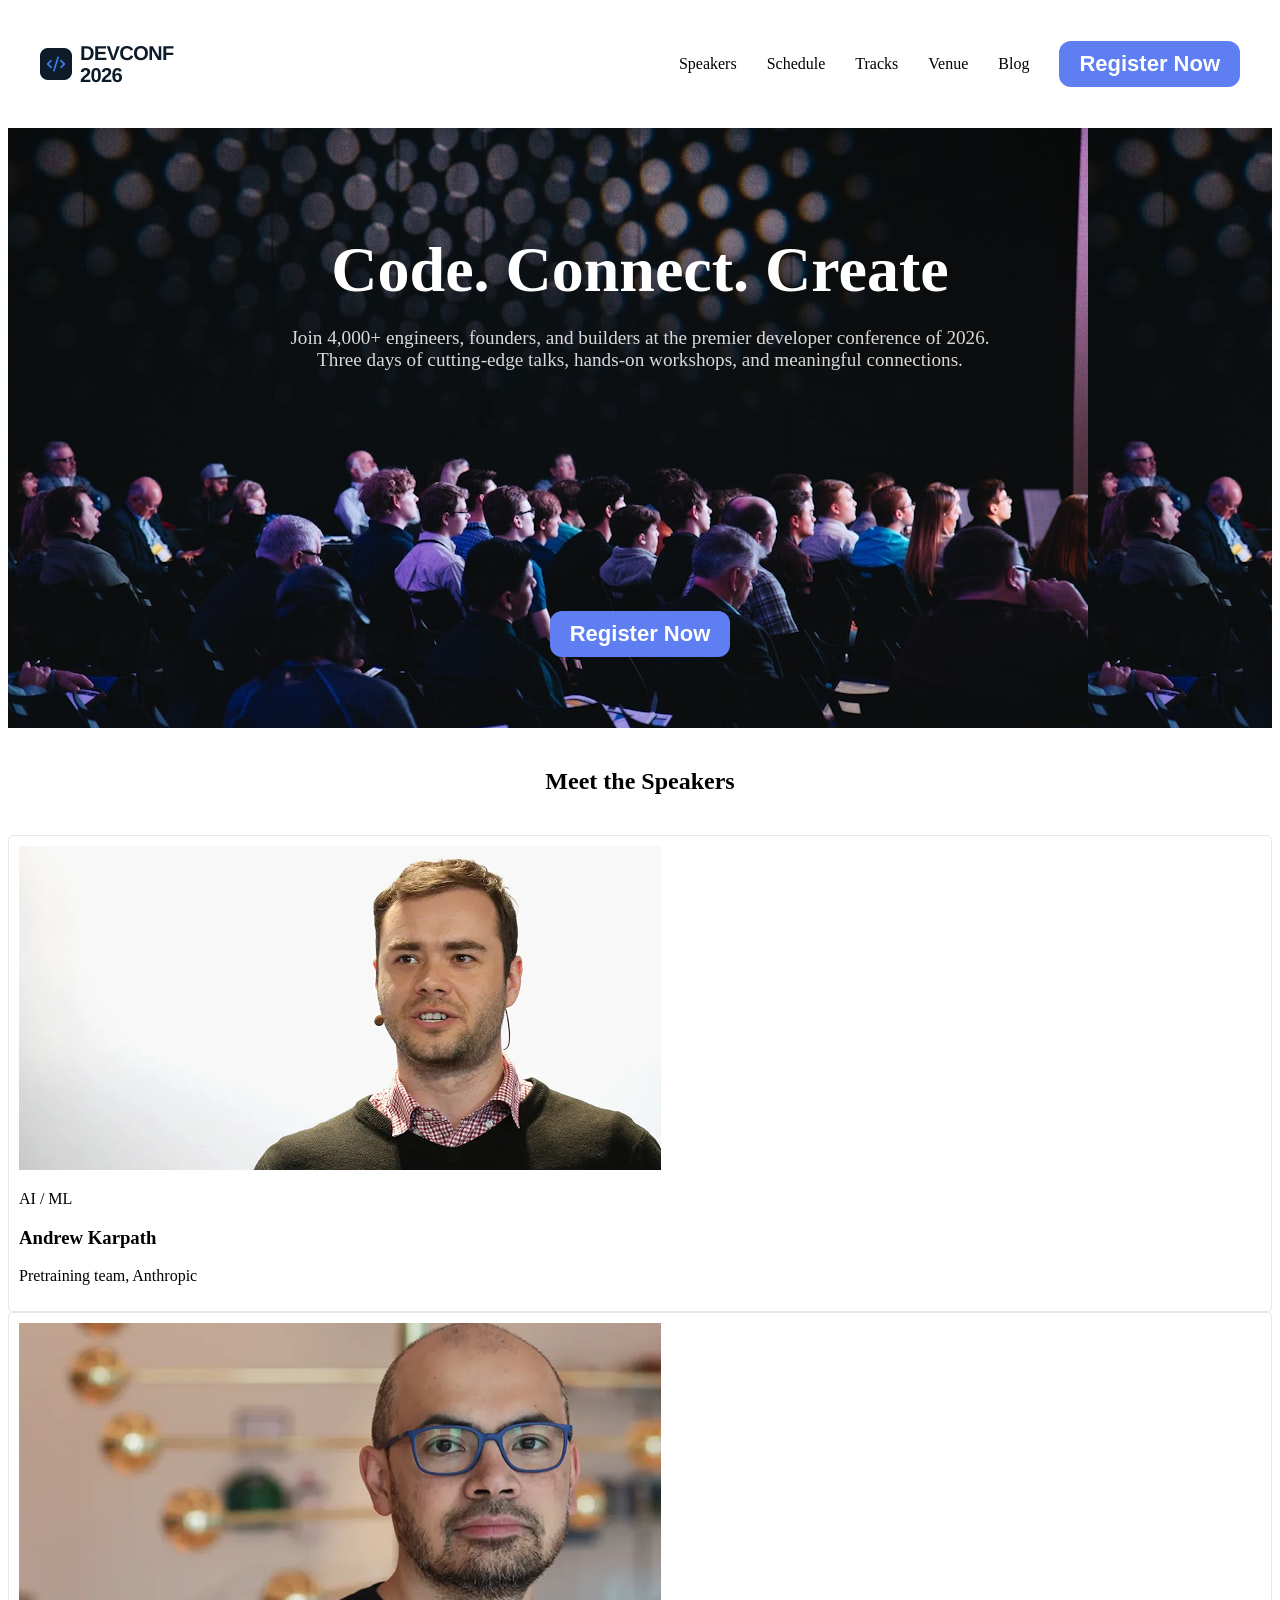
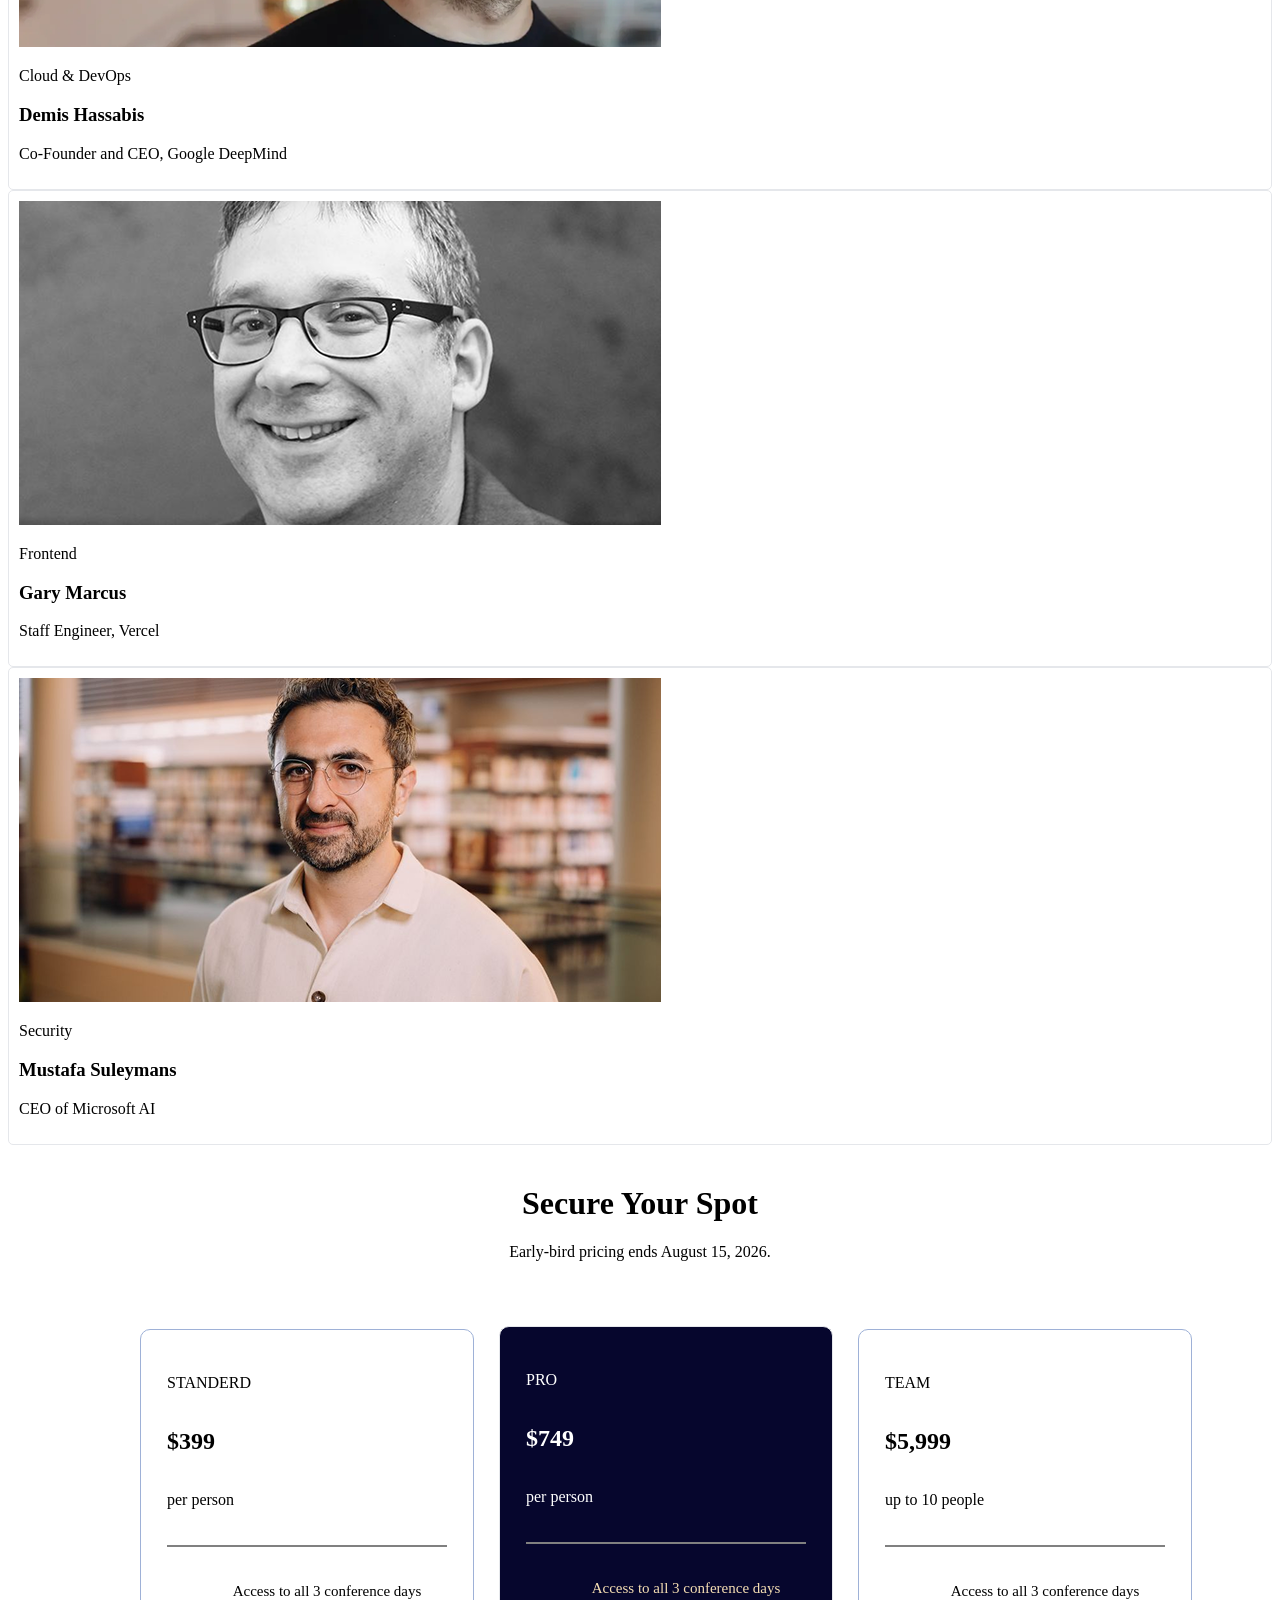
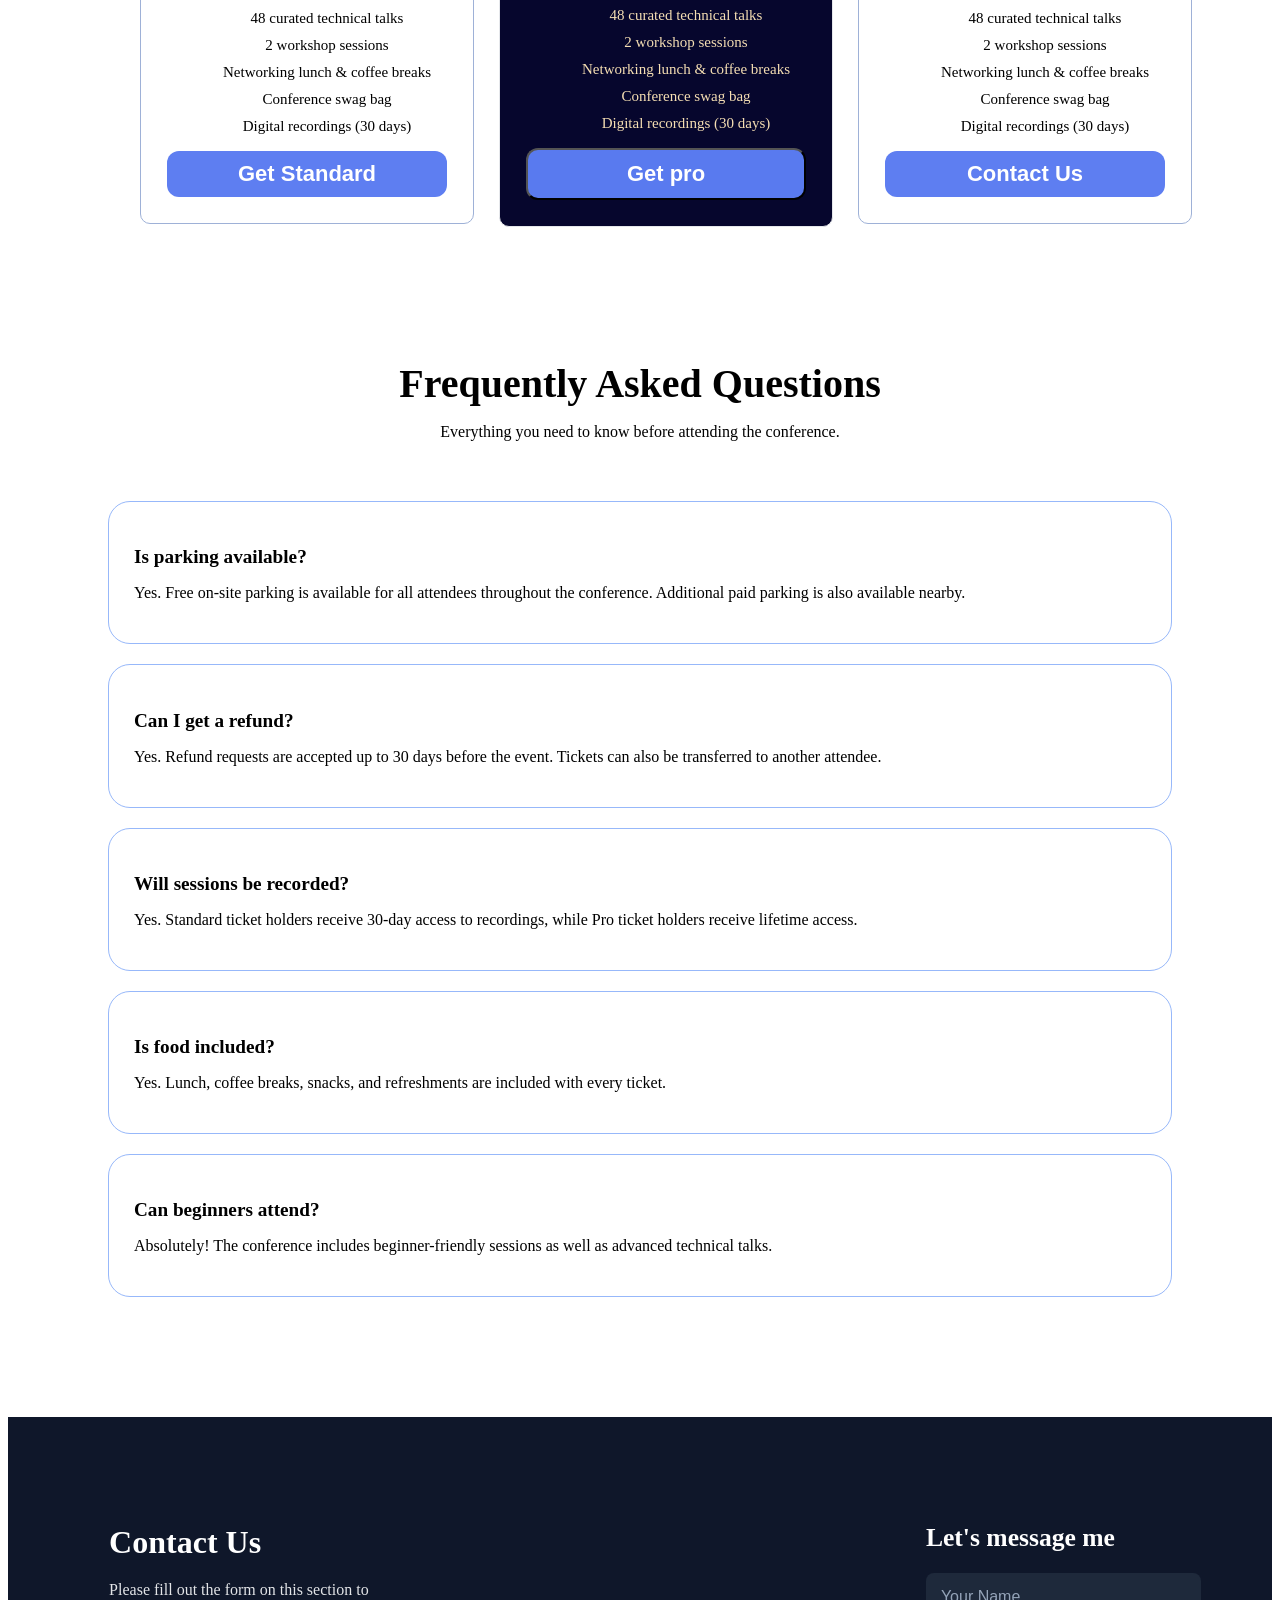
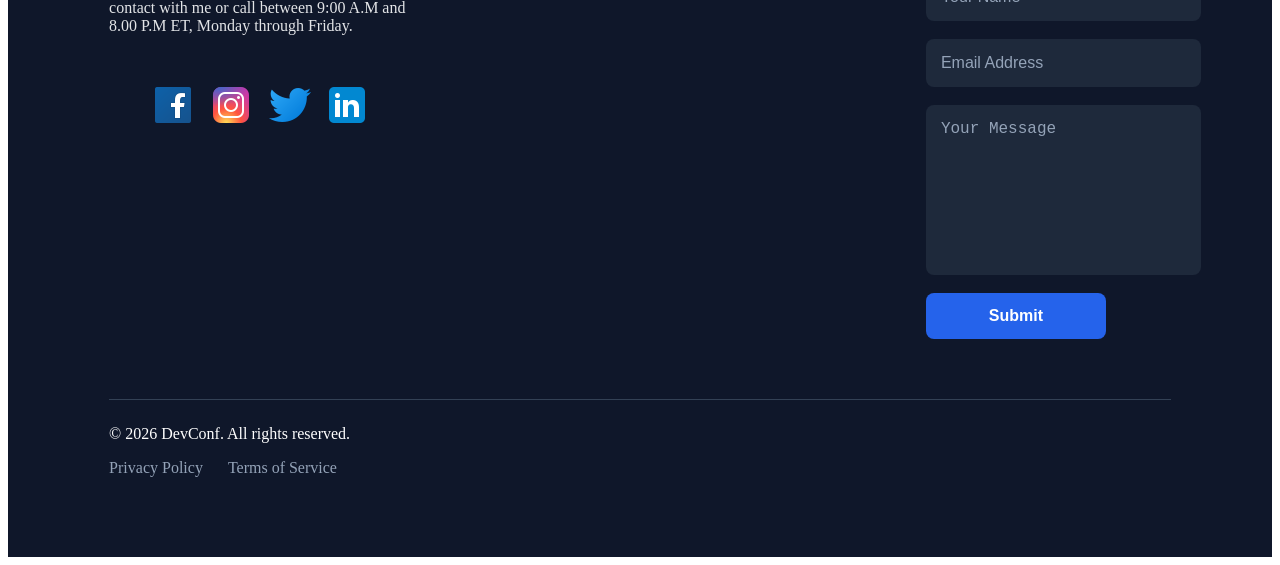
<file: index.html>
<!DOCTYPE html>
<html lang="en">

<head>
    <meta charset="UTF-8">
    <meta name="viewport" content="width=device-width, initial-scale=1.0">
    <title>Document</title>
    <link rel="stylesheet" href="./styles.css">
</head>

<body>
    <!-- Navbar start -->
    <header>
        <nav class="container">
            <img src="assets/logo.png">
            <ul class="link">
                <li><a href="">Speakers</a></li>
                <li><a href="">Schedule</a></li>
                <li><a href="">Tracks</a></li>
                <li><a href="">Venue</a></li>
                <li><a href="">Blog</a></li>
                <button class="common-btn">Register Now</button>
            </ul>
        </nav>
    </header>
    <!-- Navbar end -->

    <!-- Hero Banner section start -->
    <section class="hero">
        <div class="hero-content">

            <h1>
                Code. Connect. Create
            </h1>

            <p>
                Join 4,000+ engineers, founders, and builders at the premier developer
                conference of 2026. Three days of cutting-edge talks, hands-on workshops,
                and meaningful connections.
            </p>
            <button class="reg-btn">Register Now</button>

        </div>

    </section>
    <!--  Hero Banner section end -->



    <!-- speakers section start -->
    <section class="speakers">

        <h1>Meet the Speakers</h1>
        <div class="speaker-container"></div>
            <div class="card">
                <img src="assets/andrej.png">
                <div class="card-contain">
                    <p>AI / ML</p>
                    <h3>Andrew Karpath</h3>
                    <p>Pretraining team, Anthropic</p>

                </div>
            </div>
            <div class="card">
                <img src="assets/demis.png">
                <div class="card-contain">
                    <p>Cloud & DevOps</p>
                    <h3>Demis Hassabis</h3>
                    <p>Co-Founder and CEO, Google DeepMind</p>
                </div>
            </div>
            <div class="card">
                <img src="assets/gary.png">
                <div class="card-contain">
                    <p>Frontend</p>
                    <h3>Gary Marcus</h3>
                    <p>Staff Engineer, Vercel</p>
                </div>
            </div>
            <div class="card">
                <img src="assets/mustafa.png">
                <div class="card-contain">
                    <p>Security</p>
                    <h3>Mustafa Suleymans</h3>
                    <p>CEO of Microsoft AI</p>
                </div>
            </div>
        </div>
    </section>
    <!-- speakers section start -->

    <!-- pricing section start -->

    <div class="title">
        <h1>Secure Your Spot</h1>
        <p>Early-bird pricing ends August 15, 2026.</p>
    </div>
    <div class="cards">
        <!-- card one -->
        <div class="price-card">
            <p>STANDERD</p>
            <h2>$399</h2>
            <p>per person</p>
            <hr>
            <ul class="features">
                <li>Access to all 3 conference days</li>
                <li>48 curated technical talks</li>
                <li>2 workshop sessions</li>
                <li>Networking lunch & coffee breaks</li>
                <li>Conference swag bag</li>
                <li>Digital recordings (30 days)</li>
            </ul>
            <button class="outline-btn">Get Standard</button>
        </div>
        <div class="pro-card">
            <p>PRO</p>
            <h2>$749</h2>
            <p>per person</p>
            <hr>
            <ul class="features">
                <li>Access to all 3 conference days</li>
                <li>48 curated technical talks</li>
                <li>2 workshop sessions</li>
                <li>Networking lunch & coffee breaks</li>
                <li>Conference swag bag</li>
                <li>Digital recordings (30 days)</li>
            </ul>
            <button class="btn">Get pro</button>
        </div>
        <div class="price-card">
            <p>TEAM</p>
            <h2>$5,999</h2>
            <p>up to 10 people</p>
            <hr>
            <ul class="features">
                <li>Access to all 3 conference days</li>
                <li>48 curated technical talks</li>
                <li>2 workshop sessions</li>
                <li>Networking lunch & coffee breaks</li>
                <li>Conference swag bag</li>
                <li>Digital recordings (30 days)</li>
            </ul>
            <button class="outline-btn">Contact Us</button>
        </div>
    </div>
    <!-- pricing section end -->

    <!-- FAQ Section Start -->

    <section class="FAQ">
        <div class="FAQ-heading">
            <h2>Frequently Asked Questions</h2>
            <p>Everything you need to know before attending the conference.</p>
        </div>

        <div class="FAQ-container">

            <div class="FAQ-contain">
                <h3>Is parking available?</h3>
                <p>
                    Yes. Free on-site parking is available for all attendees throughout
                    the conference. Additional paid parking is also available nearby.
                </p>
            </div>

            <div class="FAQ-contain">
                <h3>Can I get a refund?</h3>
                <p>
                    Yes. Refund requests are accepted up to 30 days before the event.
                    Tickets can also be transferred to another attendee.
                </p>
            </div>

            <div class="FAQ-contain">
                <h3>Will sessions be recorded?</h3>
                <p>
                    Yes. Standard ticket holders receive 30-day access to recordings,
                    while Pro ticket holders receive lifetime access.
                </p>
            </div>

            <div class="FAQ-contain">
                <h3>Is food included?</h3>
                <p>
                    Yes. Lunch, coffee breaks, snacks, and refreshments are included
                    with every ticket.
                </p>
            </div>

            <div class="FAQ-contain">
                <h3>Can beginners attend?</h3>
                <p>
                    Absolutely! The conference includes beginner-friendly sessions as
                    well as advanced technical talks.
                </p>
            </div>

        </div>
    </section>

    <!-- FAQ Section End -->

    <!-- Footer Start -->

    <footer class="footer">

        <div class="footer-container">

            <div class="footer-left">

                <h2>Contact Us</h2>

                <p>
                    Please fill out the form on this section to contact with me or call between 9:00 A.M and 8.00 P.M
                    ET, Monday through Friday.</p>

                <div class="social-icons">
                    <ul>
                        <li><a href=""> <img src="assets/facebook-48.png"></a></li>
                        <li><a href=""><img src="assets/instagram-48.png"></a></li>
                        <li><a href=""><img src="assets/twitter-bird-48.png"></a></li>
                        <li><a href=""> <img src="assets/linkedin-48.png"></a></li>
                    </ul>


                </div>

            </div>

            <div class="footer-right">

                <h3>Let's message me</h3>

                <form>

                    <input type="text" placeholder="Your Name">

                    <input type="email" placeholder="Email Address">

                    <textarea placeholder="Your Message"></textarea>

                    <button type="submit">Submit</button>

                </form>

            </div>

        </div>

        <hr>

        <div class="footer-p">

            <p>© 2026 DevConf. All rights reserved.</p>

            <div class="footer-links">
                <a href="">Privacy Policy</a>
                <a href="">Terms of Service</a>
            </div>

        </div>

    </footer>
</body>

</html>
</file>
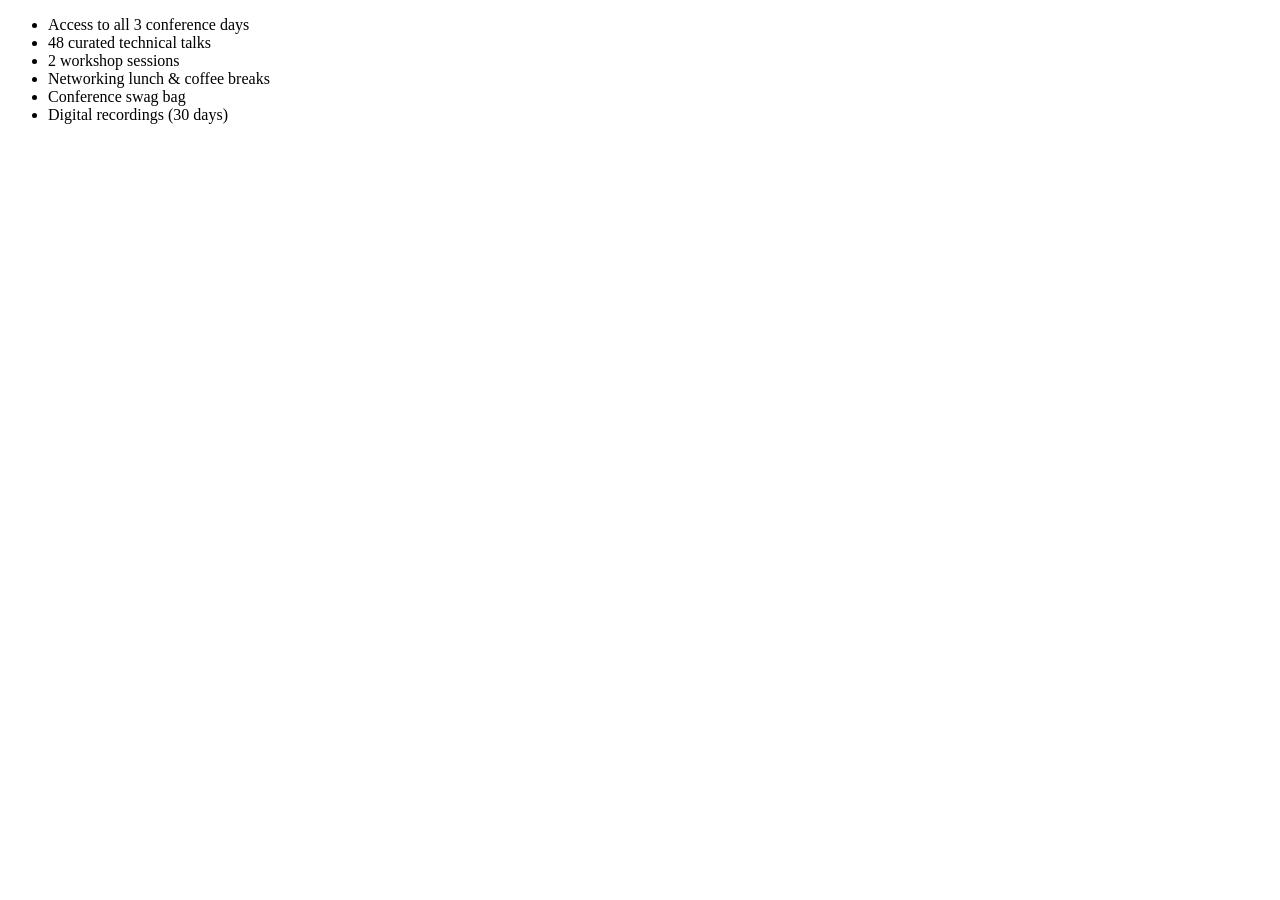
<file: assets/index.html>
<!DOCTYPE html>
<html lang="en">
<head>
    <meta charset="UTF-8">
    <meta name="viewport" content="width=device-width, initial-scale=1.0">
    <title>Document</title>
</head>
<body>
     <ul>

                    <li>Access to all 3 conference days</li>
                    <li>48 curated technical talks</li>
                    <li>2 workshop sessions</li>
                    <li>Networking lunch & coffee breaks</li>
                    <li>Conference swag bag</li>
                    <li>Digital recordings (30 days)</li>
                </ul>
</body>
</html>
</file>
<file: styles.css>
/* nav style start */
  nav {
      display: flex;
      justify-content: space-between;
      padding: 10px 0;
      align-items: center;

  }

  .container {
      max-width: 1200px;
      margin: 15px auto;

  }

  ul {
      display: flex;
      justify-content: space-between;
      list-style: none;
      gap: 10px;
      align-items: center;
  }

  .common-btn {
      background-color: #5e7ef1;
      padding: 10px 20px;
      border-radius: 12px;
      font-weight: bold;
      font-size: 22px;
      color: white;
      border: none;
      cursor: pointer;
  }

  ul li a {
      text-decoration: none;
      color: black;
      

  }

  .link {
      gap: 30px;
  }

  /* nav style end */


  /* hero style start */
  .hero {
      display: flex;
      justify-content: center;
      align-items: center;
      height: 600px;
      background-image: url("assets/banner.jpg");
  }

  .hero-content {
      text-align: center;
      color: white;
      max-width: 700px;
      padding: 20px;
      margin-bottom: 20px;
  }

  .hero-content h1 {
      font-size: 4rem;
      font-weight: 700;
      margin-bottom: 20px;
  }

  .hero-content p {
      font-size: 1.2rem;
      color: #d9d9d9;
      margin-bottom: 40px;
  }

  .reg-btn {
      background-color: #5e7ef1;
      padding: 10px 20px;
      border-radius: 12px;
      font-weight: bold;
      font-size: 22px;
      color: white;
      border: none;
      cursor: pointer;
      margin-top: 200px;
  }

  /* hero style end */

  /* speaker style start */

  .speakers {

      max-width: 1350px;
      margin: 40px auto;
  }

  .speakers h1 {
      text-align: center;
      margin-bottom: 40px;
  }

  .speaker-container {
      display: grid;
      grid-template-columns: repeat(2, 1fr);
      gap: 25px
  }

  .card {

      background: #fff;
      border: 1px solid #e5e7eb;
      border-radius: 5px;
      padding: 10px;
  }

  /* speaker style end */





  /* pricing style start */

  .title {
      text-align: center;
  }
.title p{
    margin-bottom:65px;
     
  }


  .cards {
      display: grid;
      grid-template-columns: repeat(3, 1fr);
      gap: 25px;
      align-items: center;
      max-width: 1000px;
      margin: 0 auto;


  }

  .price-card {
      display: flex;
      flex-direction: column;
      border: 1px solid #9eb1d7;
      border-radius: 10px;
      padding: 28px 26px 26px;
      width: 280px;

  }

  .features {
      display: flex;
      flex-direction: column;

  }

  .features li {
      display: flex;
      justify-content: center;
      font-size: 15px;
      text-align: center;
      color: black;
  }

  hr {
      border: 1px solid gray;
      margin: 20px 0;
  }

  .btn {
      padding: 10px 20px;
      border-radius: 12px;
      font-weight: bold;
      font-size: 22px;
      width: 100%;
      padding: 11px 0;
      cursor: pointer;
      text-align: center;
      background-color: #597aef;
      color: white;
  }

  .outline-btn {
      background-color: #5e7ef1;
      padding: 10px 20px;
      border-radius: 12px;
      font-weight: bold;
      font-size: 22px;
      color: white;
      border: none;
      cursor: pointer;
      width: 100%;
       
  }

  .pro-card {
      display: flex;
      flex-direction: column;
      border: 1px solid #e5e7eb;
      border-radius: 10px;
      padding: 28px 26px 26px;
      width: 280px;
      background-color: rgb(6, 6, 45);
      color: white;

  }

  .pro-card li {
      color: wheat;
  }

  /* pricing style start */


  /* FAQ Section start */

  .FAQ {
        padding: 100px;   
  }

  .FAQ-heading {
      text-align: center;
      margin-bottom: 60px;
  }

  .FAQ-heading h2 {
      font-size: 2.5rem;
      margin-bottom: 15px;
  }

  .faq-header p {
      font-size: 1.1rem;

  }

  .faq-container {
      max-width: 850px;
      margin: auto;
  }

  .FAQ-contain {
      background: c;
      border: 1px solid #97b8fa;
      border-radius: 22px;
      padding: 25px;
      margin-bottom: 20px;
  }

  .FAQ-contain h3 {
      font-size: 1.2rem;
      margin-bottom: 12px;
  }
   /* FAQ Section end  */


   /* Footer */
.footer{
    background:#0f172a;
    color:#ffffff;
    padding:80px 8% ;
}

.footer-container{
    display:flex;
    justify-content:space-between;
    gap:60px;
    
}

.footer-left{
     
    width:300px;
}

.footer-left h2{
    font-size:2rem;
    margin-bottom:20px;
}

.footer-left p{
    color:#e2e4e7;
    
    margin-bottom:30px;
   max-width:300px;  
}

.social-icons{
    display:flex;
    gap:15px;
}

.social-icons a{
    
    display:flex;
    justify-content:center;
    align-items:center;
    border-radius:50%;
    text-decoration:none;
    
}

 

.footer-right{
   
    max-width:320px;
}

.footer-right h3{
    margin-bottom:20px;
    font-size:1.6rem;
}

.footer-right form{
    display:flex;
    flex-direction:column;
    gap:18px;
}

.footer-right input,
.footer-right textarea{

    width:100%;
    padding:15px;
    border:none;
    outline:none;
    border-radius:8px;
    background:#1e293b;
    color:#fff;
    font-size:16px;

}

.footer-right textarea{
    resize:none;
    height:140px;
}

.footer-right input::placeholder,
.footer-right textarea::placeholder{
    color:#94a3b8;
}

.footer-right button{

    width:180px;
    padding:14px;
    border:none;
    border-radius:8px;
    background:#2563eb;
    color:#fff;
    font-size:16px;
    font-weight:600;
    cursor:pointer;
    

}

.footer hr{
    border:none;
    height:1px;
    background:#334155;
    margin:60px 0 25px;
}

.footer-bottom{

    display:flex;
    justify-content:space-between;
    align-items:center;
    gap:20px;

}

.footer-bottom p{
    color:#94a3b8;
}

.footer-links{
    display:flex;
    gap:25px;
}

.footer-links a{
    color:#94a3b8;
    text-decoration:none; 
}
</file>
